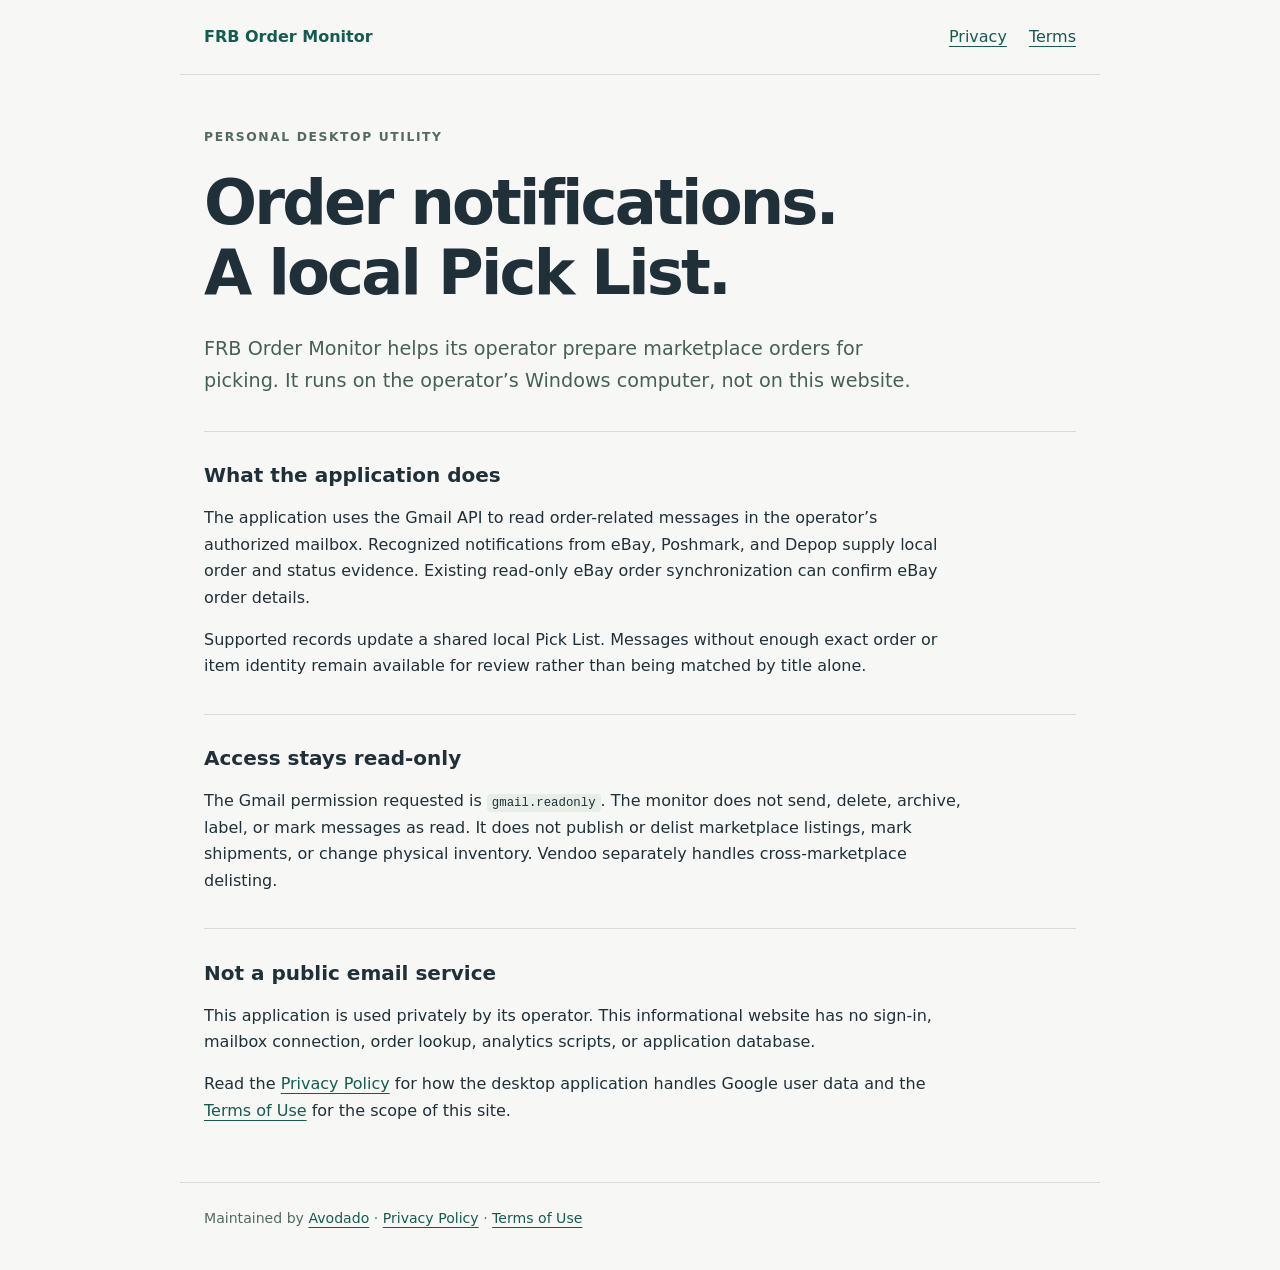
<file: index.html>
<!doctype html>
<html lang="en">
<head><meta charset="utf-8"><meta name="viewport" content="width=device-width,initial-scale=1"><meta name="description" content="FRB Order Monitor is a private, single-user desktop utility that reads marketplace order notifications and prepares a local Pick List."><title>FRB Order Monitor</title><link rel="stylesheet" href="style.css"></head>
<body><header><a class="brand" href="index.html">FRB Order Monitor</a><nav aria-label="Main navigation"><a href="privacy.html">Privacy</a><a href="terms.html">Terms</a></nav></header>
<main><p class="eyebrow">Personal desktop utility</p><h1>Order notifications.<br>A local Pick List.</h1><p class="lead">FRB Order Monitor helps its operator prepare marketplace orders for picking. It runs on the operator’s Windows computer, not on this website.</p>
<section><h2>What the application does</h2><p>The application uses the Gmail API to read order-related messages in the operator’s authorized mailbox. Recognized notifications from eBay, Poshmark, and Depop supply local order and status evidence. Existing read-only eBay order synchronization can confirm eBay order details.</p><p>Supported records update a shared local Pick List. Messages without enough exact order or item identity remain available for review rather than being matched by title alone.</p></section>
<section><h2>Access stays read-only</h2><p>The Gmail permission requested is <code>gmail.readonly</code>. The monitor does not send, delete, archive, label, or mark messages as read. It does not publish or delist marketplace listings, mark shipments, or change physical inventory. Vendoo separately handles cross-marketplace delisting.</p></section>
<section><h2>Not a public email service</h2><p>This application is used privately by its operator. This informational website has no sign-in, mailbox connection, order lookup, analytics scripts, or application database.</p><p>Read the <a href="privacy.html">Privacy Policy</a> for how the desktop application handles Google user data and the <a href="terms.html">Terms of Use</a> for the scope of this site.</p></section>
</main><footer>Maintained by <a href="https://github.com/Avodado">Avodado</a> · <a href="privacy.html">Privacy Policy</a> · <a href="terms.html">Terms of Use</a></footer></body></html>
</file>
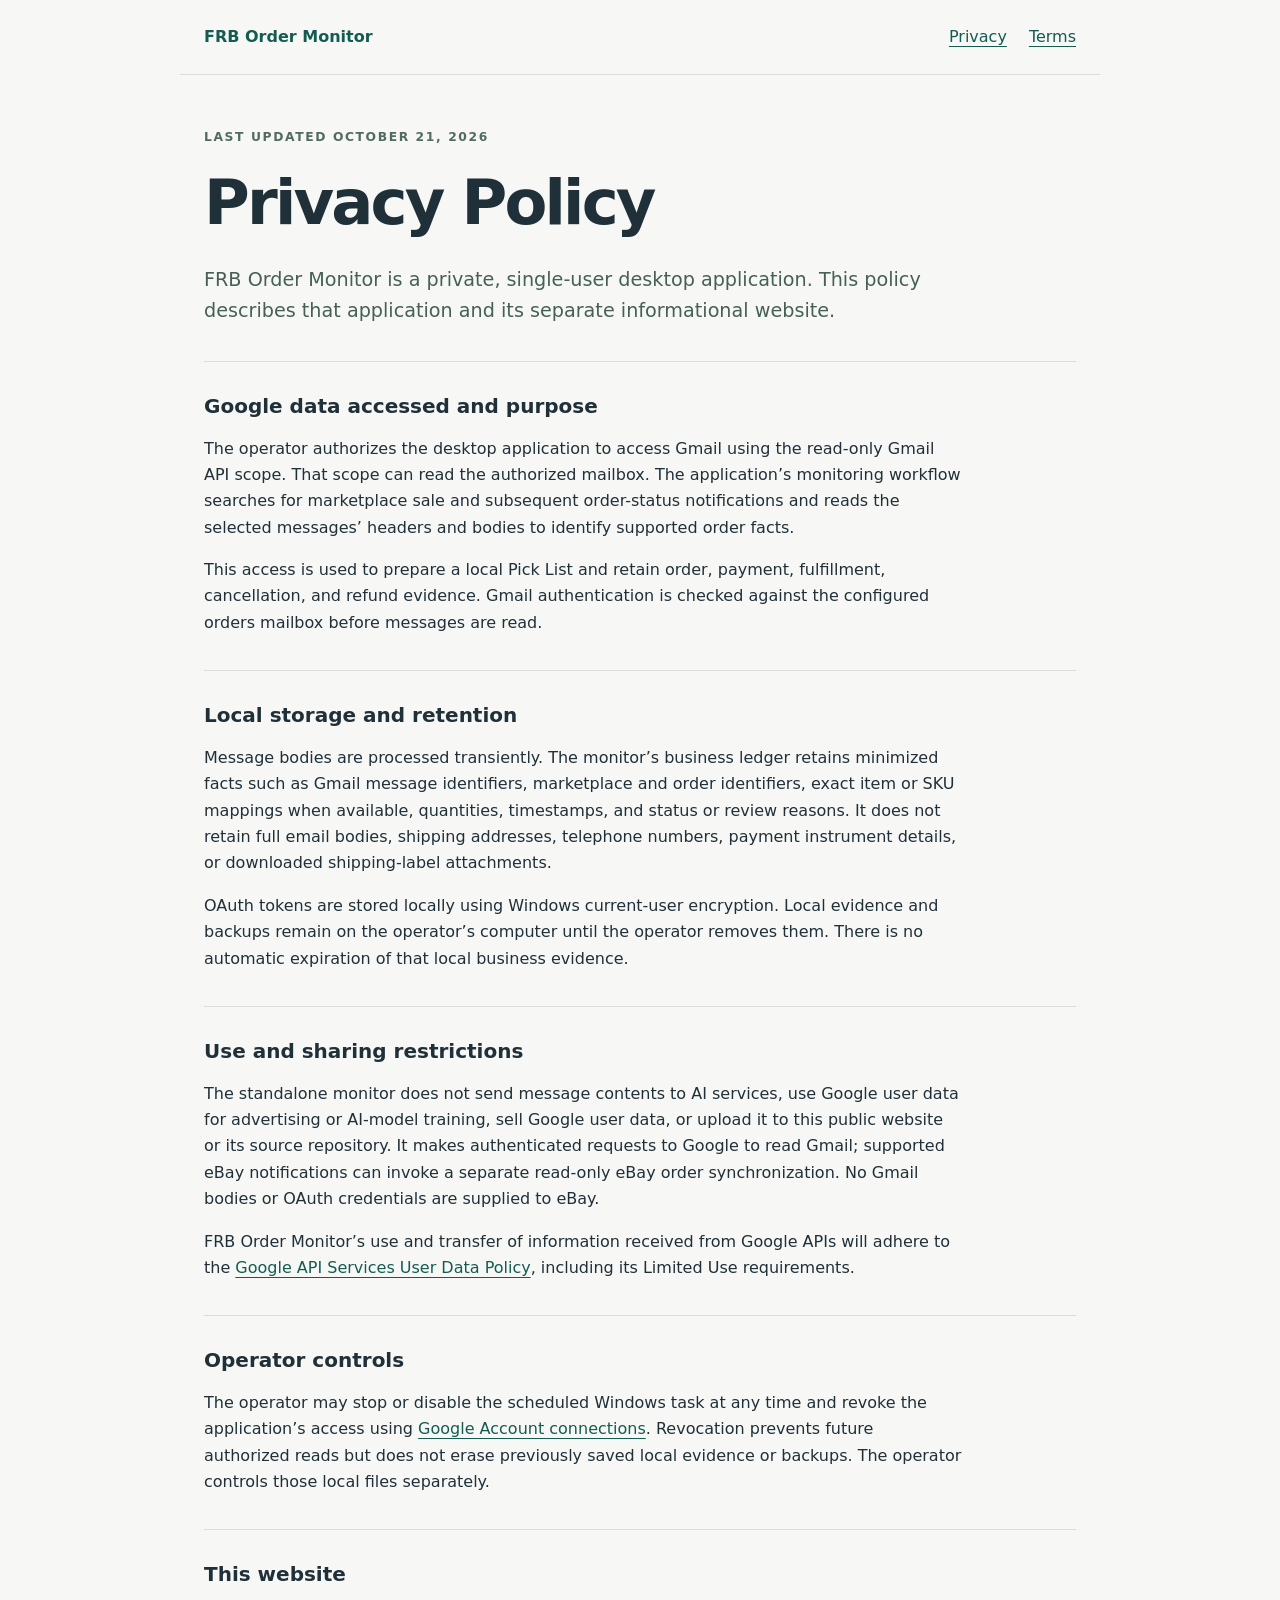
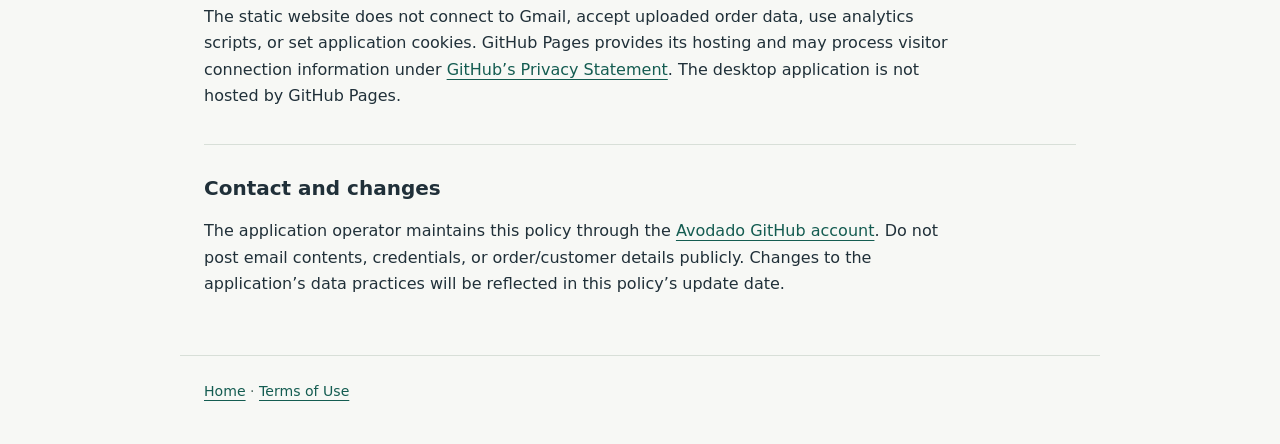
<file: privacy.html>
<!doctype html>
<html lang="en"><head><meta charset="utf-8"><meta name="viewport" content="width=device-width,initial-scale=1"><title>Privacy Policy · FRB Order Monitor</title><link rel="stylesheet" href="style.css"></head>
<body><header><a class="brand" href="index.html">FRB Order Monitor</a><nav aria-label="Main navigation"><a aria-current="page" href="privacy.html">Privacy</a><a href="terms.html">Terms</a></nav></header><main>
<p class="eyebrow">Last updated October 21, 2026</p><h1>Privacy Policy</h1><p class="lead">FRB Order Monitor is a private, single-user desktop application. This policy describes that application and its separate informational website.</p>
<section><h2>Google data accessed and purpose</h2><p>The operator authorizes the desktop application to access Gmail using the read-only Gmail API scope. That scope can read the authorized mailbox. The application’s monitoring workflow searches for marketplace sale and subsequent order-status notifications and reads the selected messages’ headers and bodies to identify supported order facts.</p><p>This access is used to prepare a local Pick List and retain order, payment, fulfillment, cancellation, and refund evidence. Gmail authentication is checked against the configured orders mailbox before messages are read.</p></section>
<section><h2>Local storage and retention</h2><p>Message bodies are processed transiently. The monitor’s business ledger retains minimized facts such as Gmail message identifiers, marketplace and order identifiers, exact item or SKU mappings when available, quantities, timestamps, and status or review reasons. It does not retain full email bodies, shipping addresses, telephone numbers, payment instrument details, or downloaded shipping-label attachments.</p><p>OAuth tokens are stored locally using Windows current-user encryption. Local evidence and backups remain on the operator’s computer until the operator removes them. There is no automatic expiration of that local business evidence.</p></section>
<section><h2>Use and sharing restrictions</h2><p>The standalone monitor does not send message contents to AI services, use Google user data for advertising or AI-model training, sell Google user data, or upload it to this public website or its source repository. It makes authenticated requests to Google to read Gmail; supported eBay notifications can invoke a separate read-only eBay order synchronization. No Gmail bodies or OAuth credentials are supplied to eBay.</p><p>FRB Order Monitor’s use and transfer of information received from Google APIs will adhere to the <a href="https://developers.google.com/terms/api-services-user-data-policy">Google API Services User Data Policy</a>, including its Limited Use requirements.</p></section>
<section><h2>Operator controls</h2><p>The operator may stop or disable the scheduled Windows task at any time and revoke the application’s access using <a href="https://myaccount.google.com/connections">Google Account connections</a>. Revocation prevents future authorized reads but does not erase previously saved local evidence or backups. The operator controls those local files separately.</p></section>
<section><h2>This website</h2><p>The static website does not connect to Gmail, accept uploaded order data, use analytics scripts, or set application cookies. GitHub Pages provides its hosting and may process visitor connection information under <a href="https://docs.github.com/en/site-policy/privacy-policies/github-general-privacy-statement">GitHub’s Privacy Statement</a>. The desktop application is not hosted by GitHub Pages.</p></section>
<section><h2>Contact and changes</h2><p>The application operator maintains this policy through the <a href="https://github.com/Avodado">Avodado GitHub account</a>. Do not post email contents, credentials, or order/customer details publicly. Changes to the application’s data practices will be reflected in this policy’s update date.</p></section>
</main><footer><a href="index.html">Home</a> · <a href="terms.html">Terms of Use</a></footer></body></html>
</file>
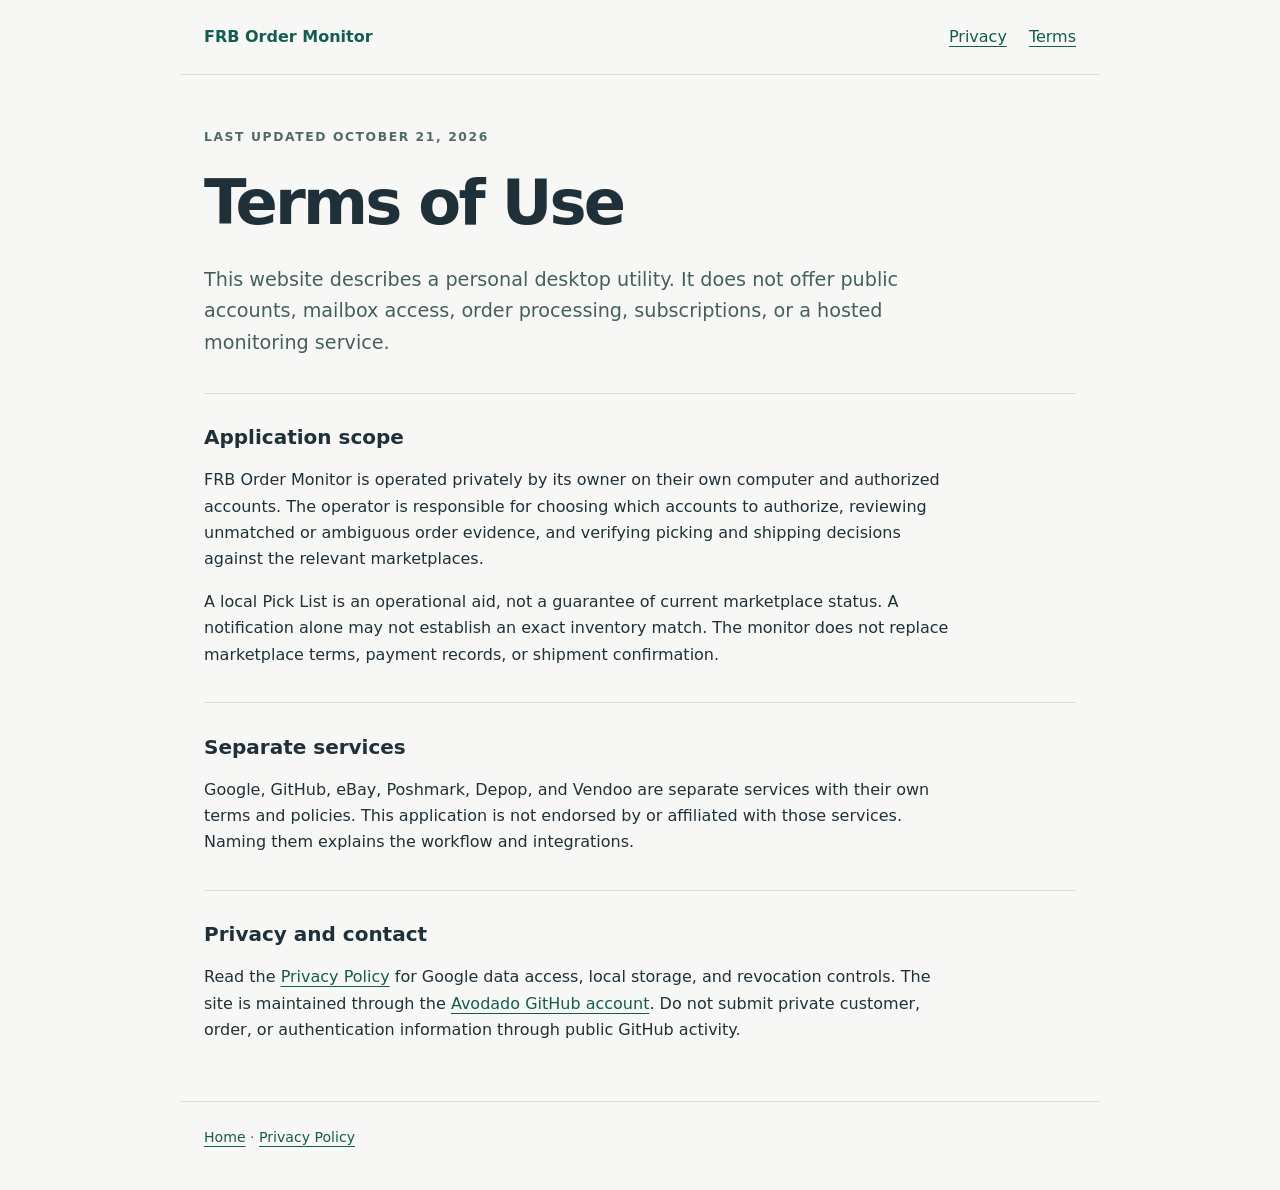
<file: terms.html>
<!doctype html>
<html lang="en"><head><meta charset="utf-8"><meta name="viewport" content="width=device-width,initial-scale=1"><title>Terms of Use · FRB Order Monitor</title><link rel="stylesheet" href="style.css"></head><body>
<header><a class="brand" href="index.html">FRB Order Monitor</a><nav aria-label="Main navigation"><a href="privacy.html">Privacy</a><a aria-current="page" href="terms.html">Terms</a></nav></header><main>
<p class="eyebrow">Last updated October 21, 2026</p><h1>Terms of Use</h1><p class="lead">This website describes a personal desktop utility. It does not offer public accounts, mailbox access, order processing, subscriptions, or a hosted monitoring service.</p>
<section><h2>Application scope</h2><p>FRB Order Monitor is operated privately by its owner on their own computer and authorized accounts. The operator is responsible for choosing which accounts to authorize, reviewing unmatched or ambiguous order evidence, and verifying picking and shipping decisions against the relevant marketplaces.</p><p>A local Pick List is an operational aid, not a guarantee of current marketplace status. A notification alone may not establish an exact inventory match. The monitor does not replace marketplace terms, payment records, or shipment confirmation.</p></section>
<section><h2>Separate services</h2><p>Google, GitHub, eBay, Poshmark, Depop, and Vendoo are separate services with their own terms and policies. This application is not endorsed by or affiliated with those services. Naming them explains the workflow and integrations.</p></section>
<section><h2>Privacy and contact</h2><p>Read the <a href="privacy.html">Privacy Policy</a> for Google data access, local storage, and revocation controls. The site is maintained through the <a href="https://github.com/Avodado">Avodado GitHub account</a>. Do not submit private customer, order, or authentication information through public GitHub activity.</p></section>
</main><footer><a href="index.html">Home</a> · <a href="privacy.html">Privacy Policy</a></footer></body></html>
</file>
<file: style.css>
:root{font-family:system-ui,-apple-system,BlinkMacSystemFont,"Segoe UI",sans-serif;color:#203039;background:#f7f8f5;line-height:1.65}*{box-sizing:border-box}body{margin:0}header,main,footer{max-width:920px;margin:auto;padding:24px}header{display:flex;justify-content:space-between;align-items:center;gap:20px;border-bottom:1px solid #d8dfd8}.brand{font-weight:750;text-decoration:none}nav{display:flex;gap:22px}a{color:#145c51;text-underline-offset:4px}a:hover{color:#092f29}a:focus-visible{outline:3px solid #c88727;outline-offset:4px}.eyebrow{text-transform:uppercase;letter-spacing:.13em;font-size:.77rem;font-weight:750;color:#526b62;margin-top:28px}h1{font-size:clamp(2rem,6vw,3.9rem);line-height:1.12;letter-spacing:-.045em;margin:20px 0 26px;max-width:800px}h2{font-size:1.25rem;line-height:1.35;margin-bottom:12px}.lead{font-size:1.2rem;max-width:720px;color:#466057}section{margin:34px 0;padding-top:14px;border-top:1px solid #d8dfd8}section p{max-width:760px}code{font-size:.95em;background:#e7eee7;padding:2px 5px;border-radius:4px}footer{border-top:1px solid #d8dfd8;font-size:.88rem;color:#526b62;padding-bottom:40px}@media(max-width:500px){header{align-items:flex-start;flex-direction:column}header,main,footer{padding-left:20px;padding-right:20px}}
</file>
